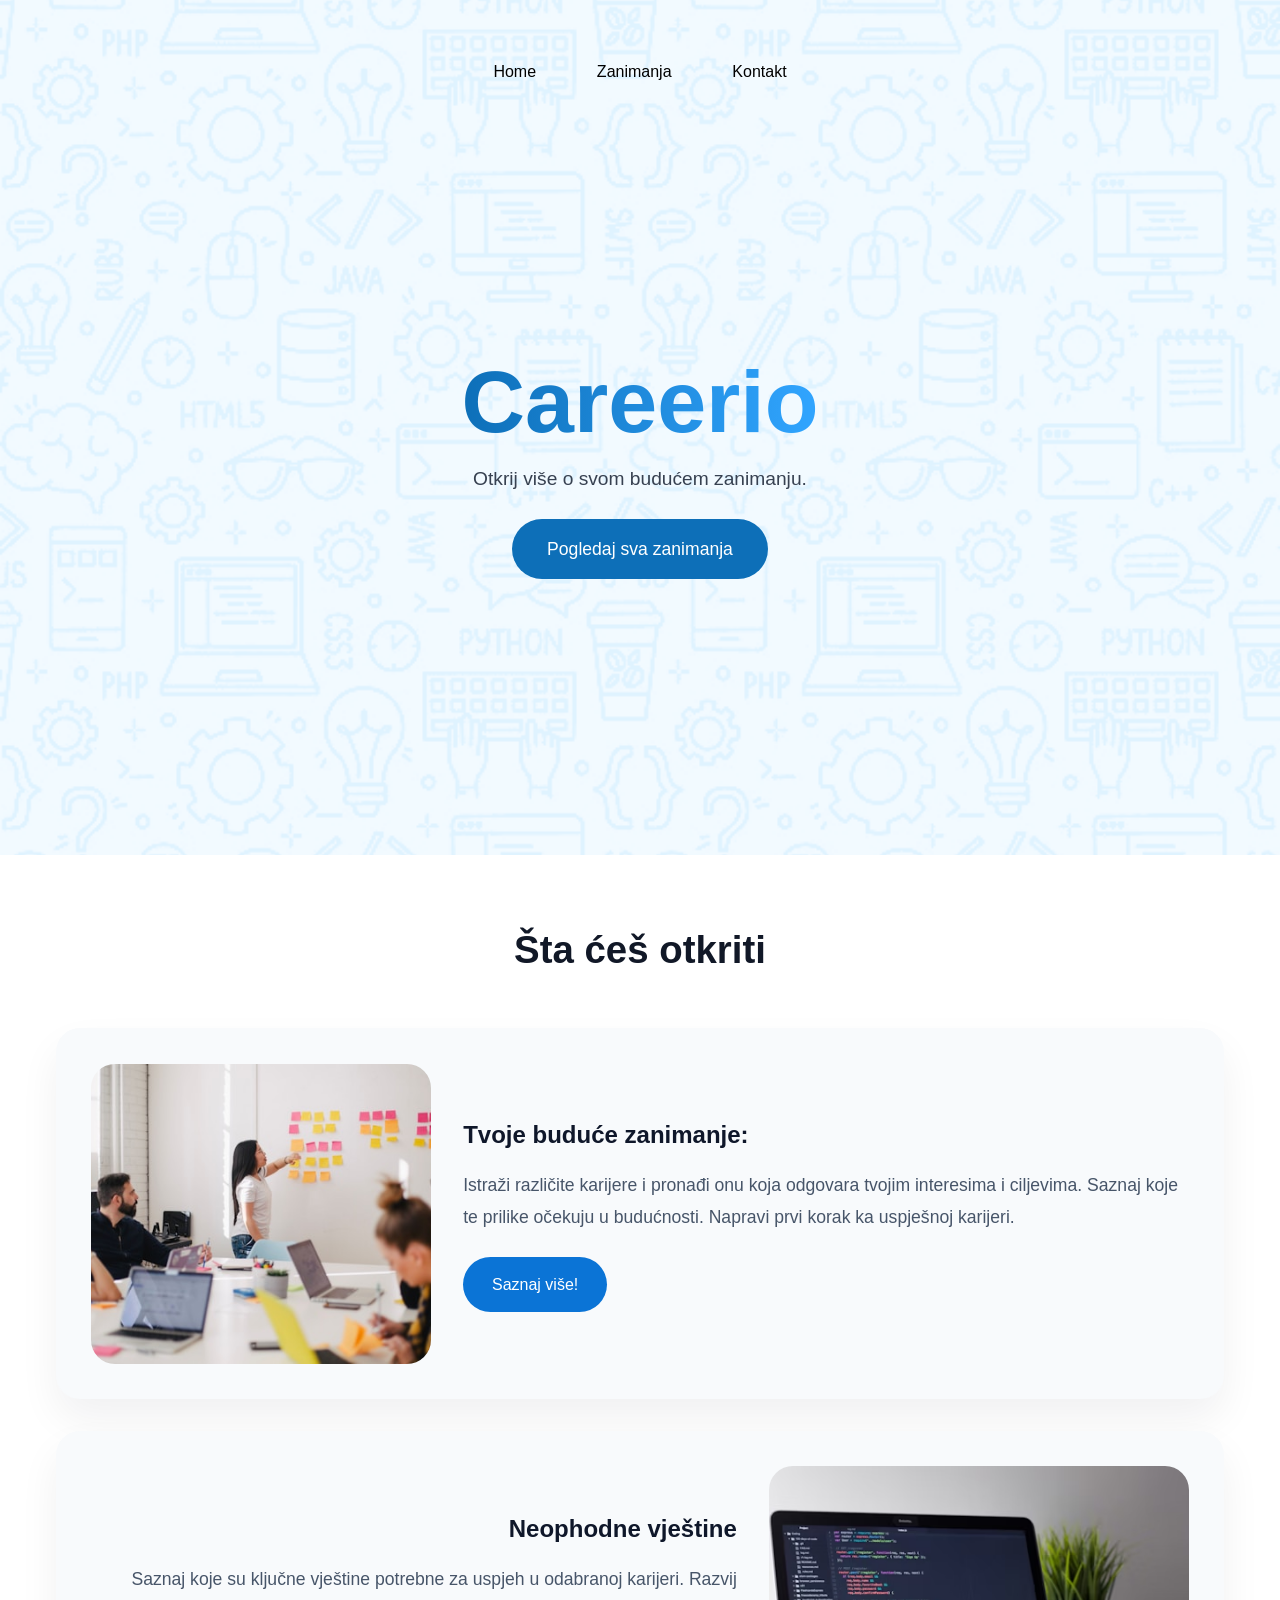
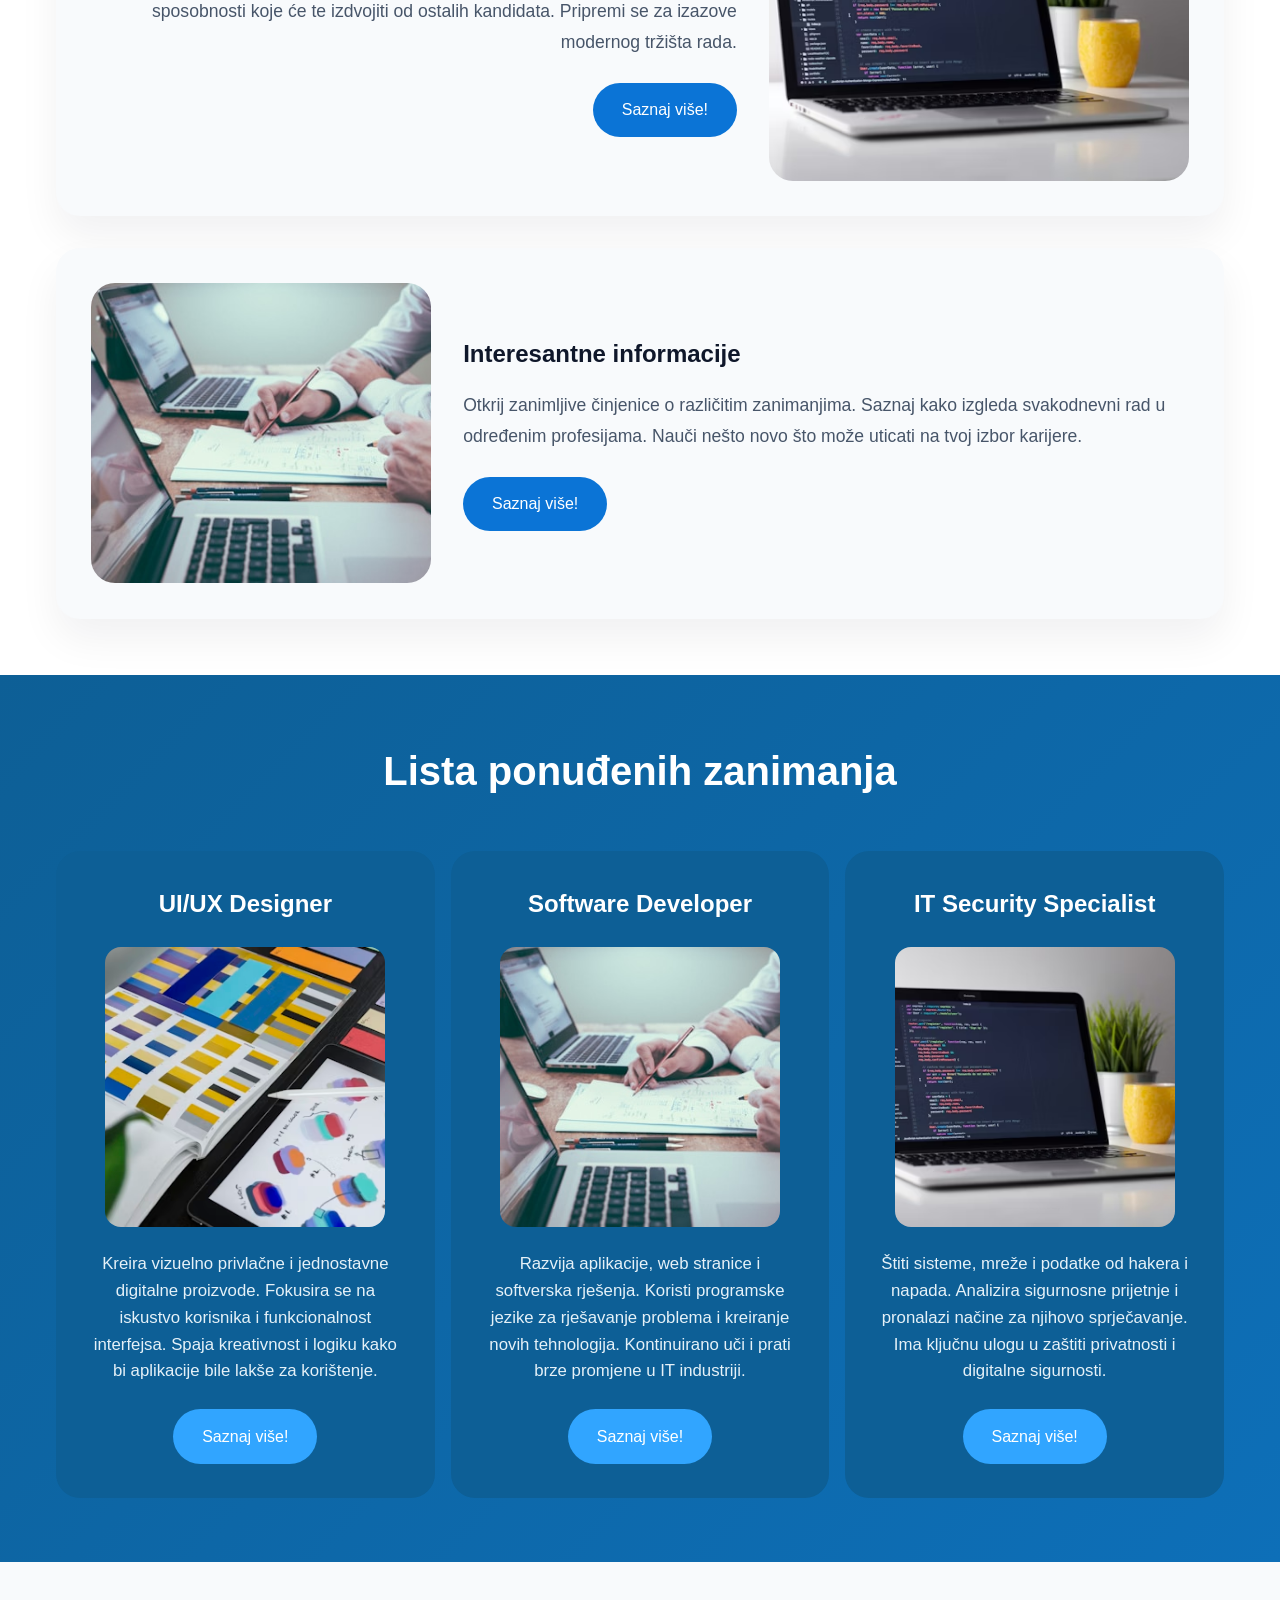
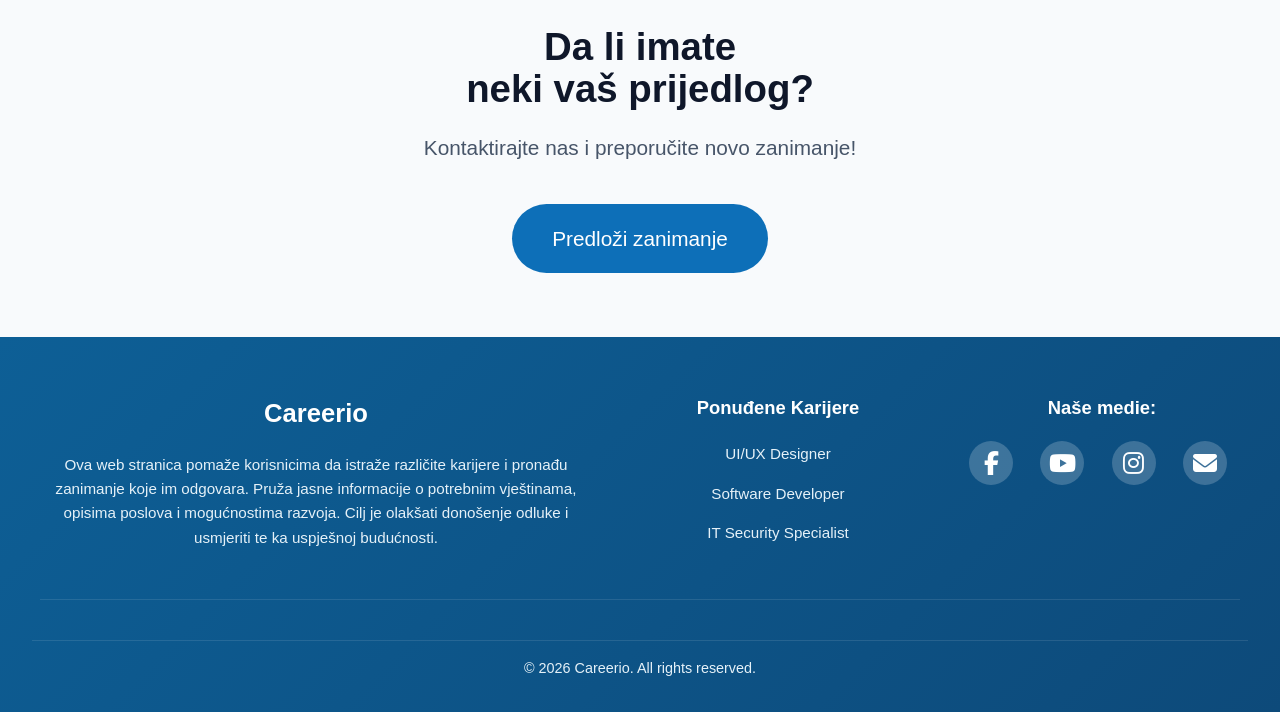
<file: index.html>
<!DOCTYPE html>
<html lang="en">
<head>
    <meta charset="UTF-8">
    <meta name="viewport" content="width=device-width, initial-scale=1.0">
    <title>Careerio</title>
    <link rel="stylesheet" href="style.css">
    <link rel="stylesheet" href="https://cdnjs.cloudflare.com/ajax/libs/font-awesome/6.4.0/css/all.min.css">

</head>

<body>
    <header>
        <nav>
            <a href="index.html">Home</a>
            <a href="zanimanja.html">Zanimanja</a>
            <a href="kontakt.html">Kontakt</a>
        </nav>
        <div class="hero">
            <h1 id="home-hero-h1">Careerio</h1>
            <p>Otkrij više o svom budućem zanimanju.</p>
            <a class="hero-btn" href="zanimanja.html">Pogledaj sva zanimanja</a>
        </div>
    </header>

    <section class="info-section">
        <div class="section-wrapper">
            <h2>Šta ćeš otkriti</h2>
            <div class="info-grid">
                <article class="info-card info-card-left">
                    <div class="info-image">
                        <img src="assets/photo-1552664730-d307ca884978 (1).jpeg" alt="Tvoje buduće zanimanje">
                    </div>
                    <div class="info-copy">
                        <h3>Tvoje buduće zanimanje:</h3>
                        <p>Istraži različite karijere i pronađi onu koja odgovara tvojim interesima i ciljevima. Saznaj koje te prilike očekuju u budućnosti. Napravi prvi korak ka uspješnoj karijeri.</p>
                        <a class="info-btn" href="zanimanja.html">Saznaj više!</a>
                    </div>
                </article>
                <article class="info-card info-card-right">
                    <div class="info-copy">
                        <h3>Neophodne vještine</h3>
                        <p>Saznaj koje su ključne vještine potrebne za uspjeh u odabranoj karijeri. Razvij sposobnosti koje će te izdvojiti od ostalih kandidata. Pripremi se za izazove modernog tržišta rada.</p>
                        <a class="info-btn" href="zanimanja.html">Saznaj više!</a>
                    </div>
                    <div class="info-image">
                        <img src="assets/photo2.avif" alt="Neophodne vještine">
                    </div>
                </article>
                <article class="info-card info-card-left">
                    <div class="info-image">
                        <img src="assets/photo3.jpeg" alt="Interesantne informacije">
                    </div>
                    <div class="info-copy">
                        <h3>Interesantne informacije</h3>
                        <p>Otkrij zanimljive činjenice o različitim zanimanjima. Saznaj kako izgleda svakodnevni rad u određenim profesijama. Nauči nešto novo što može uticati na tvoj izbor karijere.</p>
                        <a class="info-btn" href="zanimanja.html">Saznaj više!</a>
                    </div>
                </article>
            </div>
        </div>
    </section>

    <section class="careers-section">
        <div class="section-wrapper">
            <h2>Lista ponuđenih zanimanja</h2>
            <div class="careers-grid">
                <article class="career-card">
                    <h3>UI/UX Designer</h3>
                    <div class="career-image">
                        <img src="assets/photo4.avif" alt="UI/UX Designer">
                    </div>
                    <p>Kreira vizuelno privlačne i jednostavne digitalne proizvode. Fokusira se na iskustvo korisnika i funkcionalnost interfejsa. Spaja kreativnost i logiku kako bi aplikacije bile lakše za korištenje.</p>
                    <a class="career-btn" href="zanimanje-uiux-designer.html">Saznaj više!</a>
                </article>

                <article class="career-card">
                    <h3>Software Developer</h3>
                    <div class="career-image">
                        <img src="assets/photo3.jpeg" alt="IT Security">
                    </div>
                    <p>Razvija aplikacije, web stranice i softverska rješenja. Koristi programske jezike za rješavanje problema i kreiranje novih tehnologija. Kontinuirano uči i prati brze promjene u IT industriji.</p>
                    <a class="career-btn" href="zanimanje-software-developer.html">Saznaj više!</a>
                </article>

                <article class="career-card">
                    <h3>IT Security Specialist</h3>
                    <div class="career-image">
                        <img src="assets/photo2.avif" alt="Software Developer">
                    </div>
                    <p>Štiti sisteme, mreže i podatke od hakera i napada. Analizira sigurnosne prijetnje i pronalazi načine za njihovo sprječavanje. Ima ključnu ulogu u zaštiti privatnosti i digitalne sigurnosti.</p>
                    <a class="career-btn" href="zanimanje-it-security-specialist.html">Saznaj više!</a>
                </article>
            </div>
        </div>
    </section>

    <section class="cta-section">
        <div class="cta-content">
            <h2>Da li imate <br>neki vaš prijedlog?</h2>
            <p>Kontaktirajte nas i preporučite novo zanimanje!</p>
            <a class="cta-btn" href="zanimanja.html">Predloži zanimanje</a>
        </div>
    </section>

    <footer class="main-footer">
        <div class="footer-container">
            <div class="footer-brand">
                <h3>Careerio</h3>
                <p>Ova web stranica pomaže korisnicima da istraže različite karijere i pronađu zanimanje koje im odgovara. Pruža jasne informacije o potrebnim vještinama, opisima poslova i mogućnostima razvoja. Cilj je olakšati donošenje odluke i usmjeriti te ka uspješnoj budućnosti.</p>
            </div>
            <div class="footer-careers">
                <h4>Ponuđene Karijere</h4>
                <ul>
                    <li><a href="zanimanje-uiux-designer.html">UI/UX Designer</a></li>
                    <li><a href="zanimanje-software-developer.html">Software Developer</a></li>
                    <li><a href="zanimanje-it-security-specialist.html">IT Security Specialist</a></li>
                </ul>
            </div>
            <div class="footer-social">
                <h4>Naše medie:</h4>
                <div class="social-icons">
                    <a href="https://www.facebook.com" target="_blank" class="social-icon social-facebook" aria-label="Facebook" title="Facebook"><i class="fab fa-facebook-f"></i></a>
                    <a href="https://www.youtube.com" target="_blank" class="social-icon social-youtube" aria-label="YouTube" title="YouTube"><i class="fab fa-youtube"></i></a>
                    <a href="https://www.instagram.com" target="_blank" class="social-icon social-instagram" aria-label="Instagram" title="Instagram"><i class="fab fa-instagram"></i></a>
                    <a href="https://www.gmail.com" target="_blank" class="social-icon social-gmail" aria-label="Gmail" title="Gmail"><i class="fas fa-envelope"></i></a>
                </div>
            </div>
        </div>
        <div class="footer-bottom">
            <p>&copy; 2026 Careerio. All rights reserved.</p>
        </div>
    </footer>
</body>
</html>
</file>
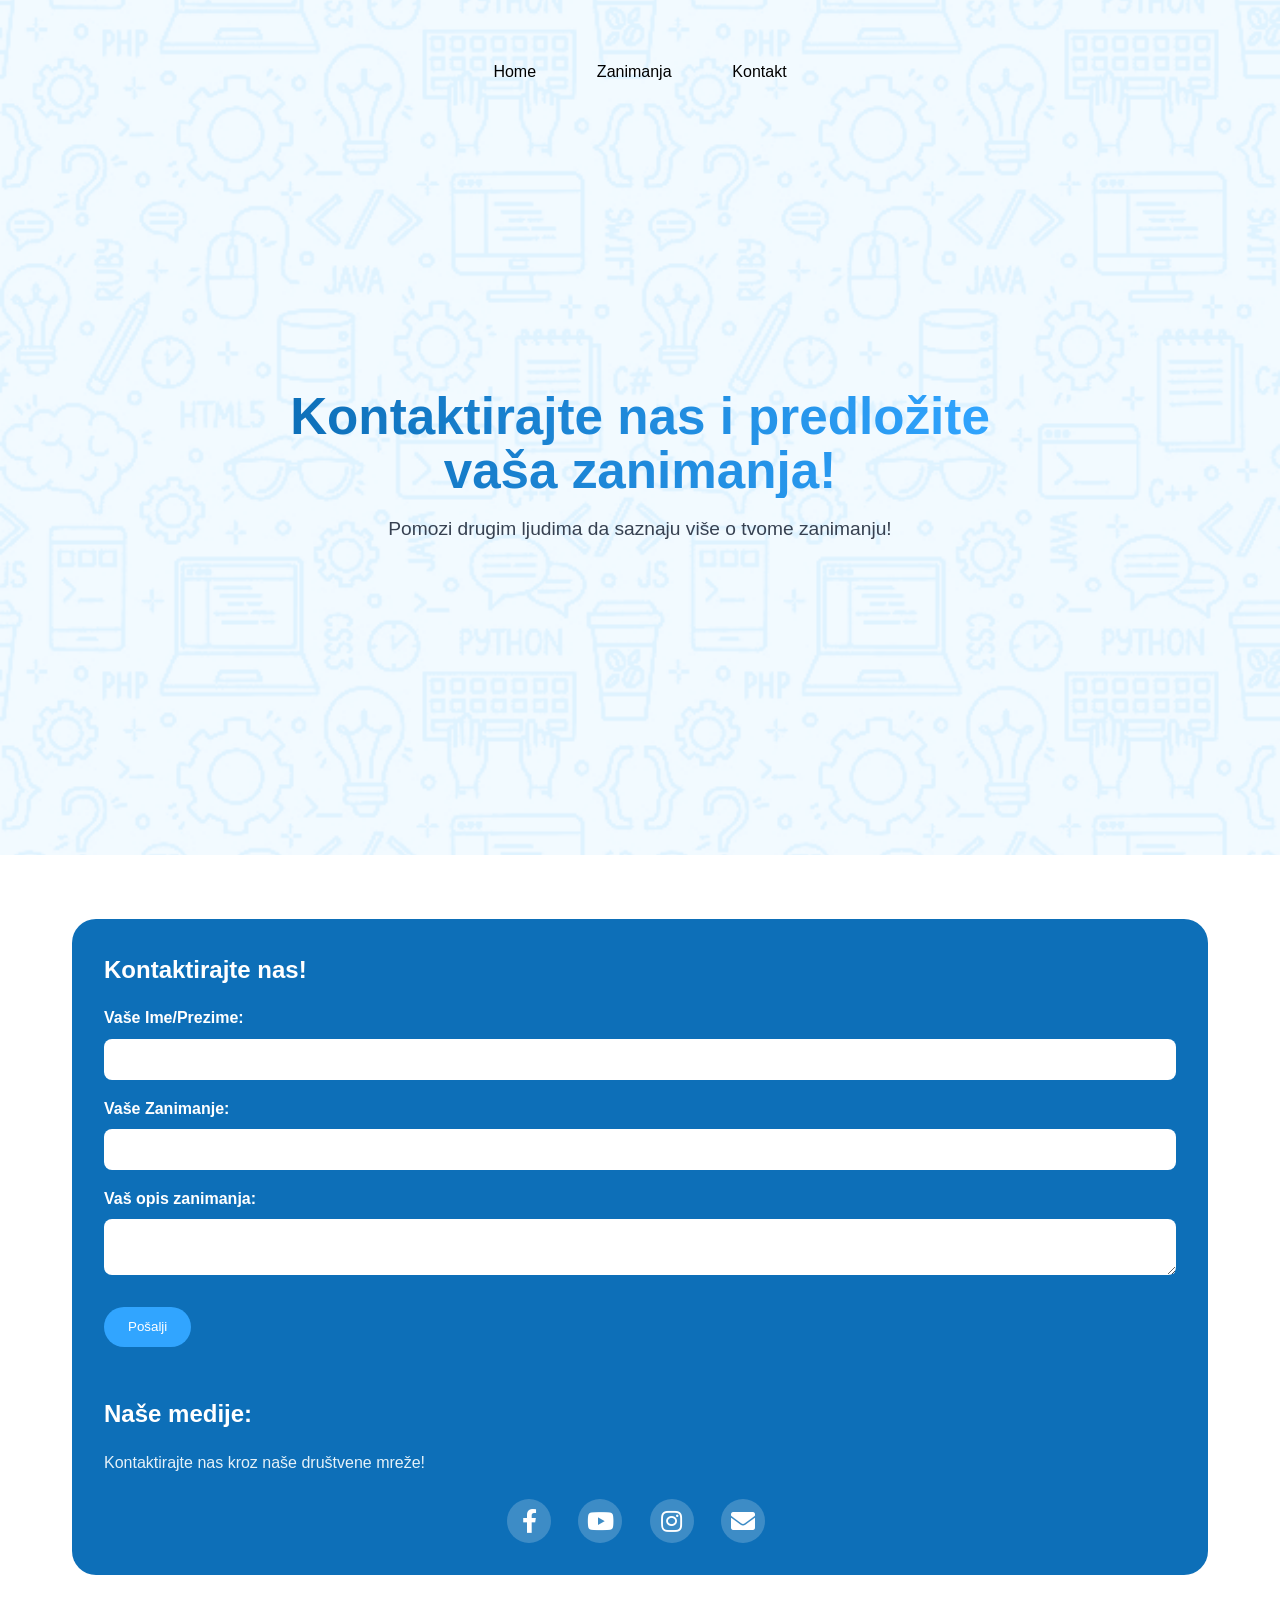
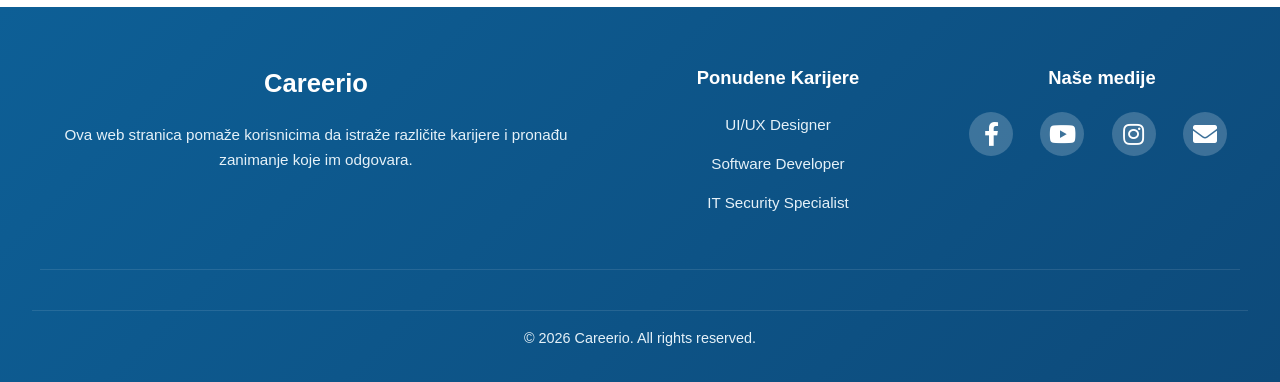
<file: kontakt.html>
<!DOCTYPE html>
<html lang="sr">
<head>
    <meta charset="UTF-8">
    <meta name="viewport" content="width=device-width, initial-scale=1.0">
    <title>Careerio - Kontakt</title>
    <link rel="stylesheet" href="style.css">
    <!-- Font Awesome za ikonice -->
    <link rel="stylesheet" href="https://cdnjs.cloudflare.com/ajax/libs/font-awesome/5.15.4/css/all.min.css">
</head>
<body>

<header>
    <nav>
        <a href="index.html">Home</a>
        <a href="zanimanja.html">Zanimanja</a>
        <a href="kontakt.html">Kontakt</a>
    </nav>

    <div class="hero">
        <h1>Kontaktirajte nas i predložite vaša zanimanja!</h1>
        <p>Pomozi drugim ljudima da saznaju više o tvome zanimanju!</p>
    </div>
</header>

<main>
    <section class="section-wrapper">
        <div class="contact-box">
            <div class="contact-form">
                <h2>Kontaktirajte nas!</h2>
                <form>
                    <label for="ime">Vaše Ime/Prezime:</label>
                    <input type="text" id="ime" name="ime">

                    <label for="zanimanje">Vaše Zanimanje:</label>
                    <input type="text" id="zanimanje" name="zanimanje">

                    <label for="opis">Vaš opis zanimanja:</label>
                    <textarea id="opis" name="opis"></textarea>

                    <button type="submit">Pošalji</button>
                </form>
            </div>

            <div class="contact-social">
                <h2>Naše medije:</h2>
                <p>Kontaktirajte nas kroz naše društvene mreže!</p>
                <div class="social-icons">
                    <a href="#" class="social-icon social-facebook"><i class="fab fa-facebook-f"></i></a>
                    <a href="#" class="social-icon social-youtube"><i class="fab fa-youtube"></i></a>
                    <a href="#" class="social-icon social-instagram"><i class="fab fa-instagram"></i></a>
                    <a href="#" class="social-icon social-gmail"><i class="fas fa-envelope"></i></a>
                </div>
            </div>
        </div>
    </section>
</main>

<footer class="main-footer">
    <div class="footer-container">
        <div class="footer-brand">
            <h3>Careerio</h3>
            <p>Ova web stranica pomaže korisnicima da istraže različite karijere i pronađu zanimanje koje im odgovara.</p>
        </div>
        <div class="footer-careers">
            <h4>Ponudene Karijere</h4>
                <ul>
                    <li><a href="zanimanje-uiux-designer.html">UI/UX Designer</a></li>
                    <li><a href="zanimanje-software-developer.html">Software Developer</a></li>
                    <li><a href="zanimanje-it-security-specialist.html">IT Security Specialist</a></li>
                </ul>
        </div>
        <div class="footer-social">
            <h4>Naše medije</h4>
            <div class="social-icons">
                <a href="#" class="social-icon social-facebook"><i class="fab fa-facebook-f"></i></a>
                <a href="#" class="social-icon social-youtube"><i class="fab fa-youtube"></i></a>
                <a href="#" class="social-icon social-instagram"><i class="fab fa-instagram"></i></a>
                <a href="#" class="social-icon social-gmail"><i class="fas fa-envelope"></i></a>
            </div>
        </div>
    </div>
    <div class="footer-bottom">
        © 2026 Careerio. All rights reserved.
    </div>
</footer>

</body>
</html>
</file>
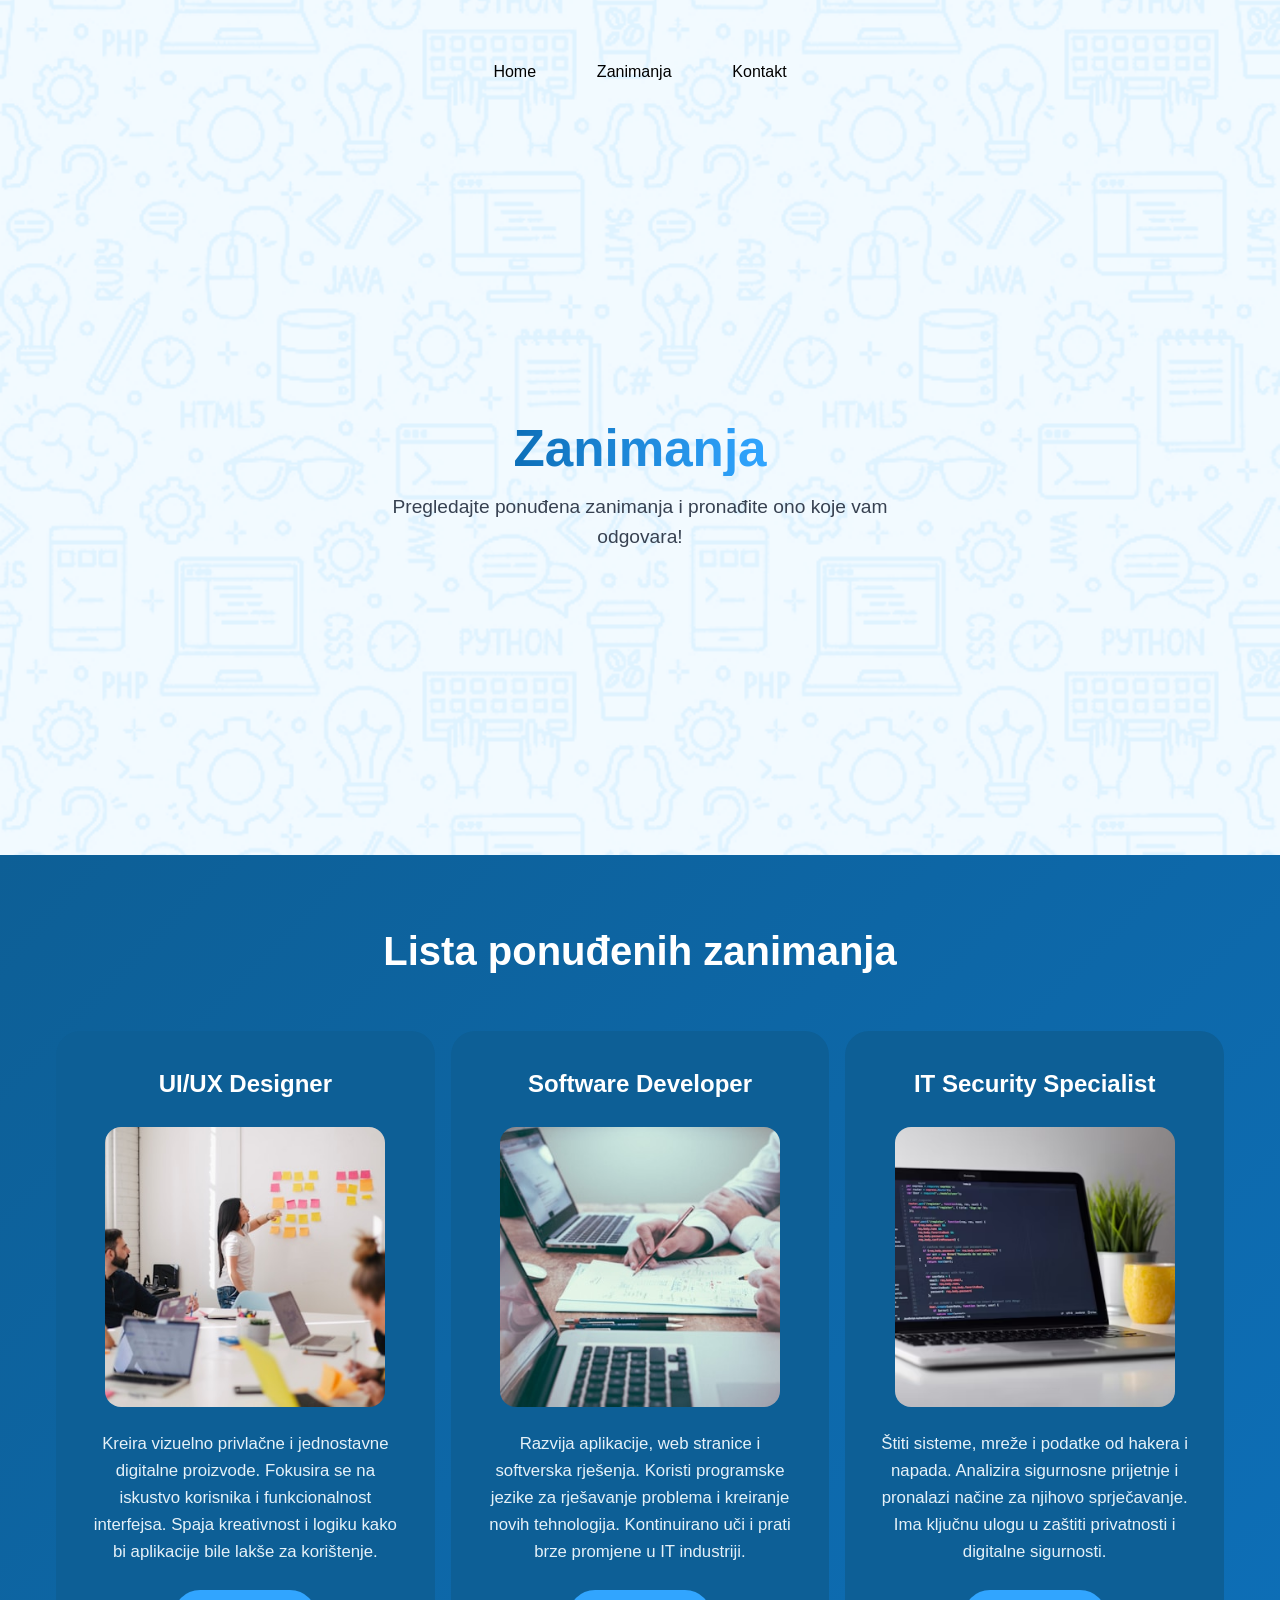
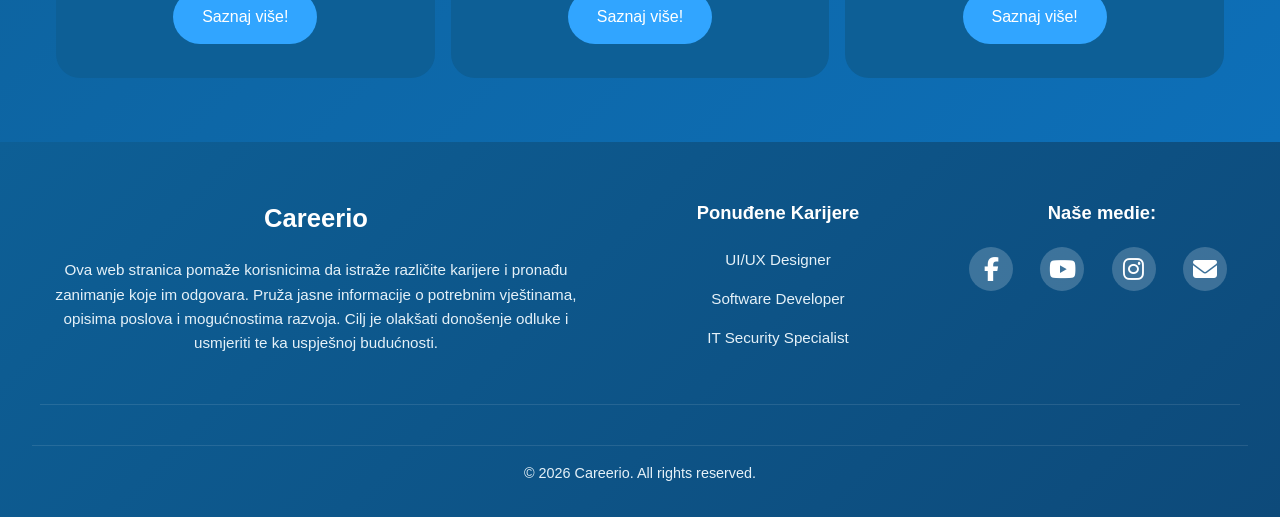
<file: zanimanja.html>
<!DOCTYPE html>
<html lang="en">
<head>
    <meta charset="UTF-8">
    <meta name="viewport" content="width=device-width, initial-scale=1.0">
    <title>Careerio - Zanimanja</title>
    <link rel="stylesheet" href="style.css">
    <link rel="stylesheet" href="https://cdnjs.cloudflare.com/ajax/libs/font-awesome/6.4.0/css/all.min.css">
</head>
<body>
    <header class="zanimanja-header">
        <nav>
            <a href="index.html">Home</a>
            <a href="zanimanja.html">Zanimanja</a>
            <a href="kontakt.html">Kontakt</a>
        </nav>
        <div id="banner">
            <h1 class="career-name"></h1>
            <h2 class="career-desc"></h2>
        </div>

         <div class="hero hero-small">
            <h1>Zanimanja</h1>
            <p>Pregledajte ponuđena zanimanja i pronađite ono koje vam odgovara!</p>
        </div>
    </header>

    <section class="careers-section">
        <div class="section-wrapper">
            <h2>Lista ponuđenih zanimanja</h2>
            <div class="careers-grid">
                <article class="career-card">
                    <h3>UI/UX Designer</h3>
                    <div class="career-image">
                        <img src="assets/photo-1552664730-d307ca884978 (1).jpeg" alt="UI/UX Designer">
                    </div>
                    <p>Kreira vizuelno privlačne i jednostavne digitalne proizvode. Fokusira se na iskustvo korisnika i funkcionalnost interfejsa. Spaja kreativnost i logiku kako bi aplikacije bile lakše za korištenje.</p>
                    <a class="career-btn" href="zanimanje-uiux-designer.html">Saznaj više!</a>
                </article>

                <article class="career-card">
                    <h3>Software Developer</h3>
                    <div class="career-image">
                        <img src="assets/photo3.jpeg" alt="IT Security">
                    </div>
                    <p>Razvija aplikacije, web stranice i softverska rješenja. Koristi programske jezike za rješavanje problema i kreiranje novih tehnologija. Kontinuirano uči i prati brze promjene u IT industriji.</p>
                    <a class="career-btn" href="zanimanje-software-developer.html">Saznaj više!</a>
                </article>

                <article class="career-card">
                    <h3>IT Security Specialist</h3>
                    <div class="career-image">
                        <img src="assets/photo2.avif" alt="Software Developer">
                    </div>
                    <p>Štiti sisteme, mreže i podatke od hakera i napada. Analizira sigurnosne prijetnje i pronalazi načine za njihovo sprječavanje. Ima ključnu ulogu u zaštiti privatnosti i digitalne sigurnosti.</p>
                    <a class="career-btn" href="zanimanje-it-security-specialist.html">Saznaj više!</a>
                </article>
            </div>
        </div>
    </section>



    <footer class="main-footer">
        <div class="footer-container">
            <div class="footer-brand">
                <h3>Careerio</h3>
                <p>Ova web stranica pomaže korisnicima da istraže različite karijere i pronađu zanimanje koje im odgovara. Pruža jasne informacije o potrebnim vještinama, opisima poslova i mogućnostima razvoja. Cilj je olakšati donošenje odluke i usmjeriti te ka uspješnoj budućnosti.</p>
            </div>
            <div class="footer-careers">
                <h4>Ponuđene Karijere</h4>
                <ul>
                    <li><a href="zanimanje-uiux-designer.html">UI/UX Designer</a></li>
                    <li><a href="zanimanje-software-developer.html">Software Developer</a></li>
                    <li><a href="zanimanje-it-security-specialist.html">IT Security Specialist</a></li>
                </ul>
            </div>
            <div class="footer-social">
                <h4>Naše medie:</h4>
                <div class="social-icons">
                    <a href="https://www.facebook.com" target="_blank" class="social-icon social-facebook" aria-label="Facebook" title="Facebook"><i class="fab fa-facebook-f"></i></a>
                    <a href="https://www.youtube.com" target="_blank" class="social-icon social-youtube" aria-label="YouTube" title="YouTube"><i class="fab fa-youtube"></i></a>
                    <a href="https://www.instagram.com" target="_blank" class="social-icon social-instagram" aria-label="Instagram" title="Instagram"><i class="fab fa-instagram"></i></a>
                    <a href="https://www.gmail.com" target="_blank" class="social-icon social-gmail" aria-label="Gmail" title="Gmail"><i class="fas fa-envelope"></i></a>
                </div>
            </div>
        </div>
        <div class="footer-bottom">
            <p>&copy; 2026 Careerio. All rights reserved.</p>
        </div>
    </footer>
</body>
</html>
</file>
<file: style.css>
* {
    margin: 0;
    padding: 0;
    box-sizing: border-box;
}

body {
    font-family: Inter, sans-serif;
    line-height: 1.6;
    background-color: white;
    color: black;
}

header {
    background-image: url("assets/hero-background-pattern.png"); 
    background-size: cover;
    background-position: center;
    background-repeat: no-repeat;
    min-height: 100vh;
    display: flex;
    flex-direction: column;
    align-items: center;
    justify-content: flex-start;
    gap: 1.5rem;
    padding: 1.5rem 1rem 2rem;
    text-align: center;
    color: #10253f;
}

nav {
    width: 100%;
    max-width: 1200px;
    padding: 0.5rem 1rem;
    border-radius: 30px;
    color: black;
    display: flex;
    justify-content: center;
    gap: 0.5rem;
}

nav a {
    color: black;
    text-decoration: none;
    padding: 0.5rem 0.75rem;
    border-radius: 30px;
    transition: background-color 0.3s ease, color 0.3s ease, padding 0.3s ease;
    font-size: 0.9rem;
}

nav a:hover {
    background-color: #0a5ea0;
    padding: 0.5rem 1.25rem;
    color: white;
}

.hero {
    flex: 1;
    display: flex;
    flex-direction: column;
    justify-content: center;
    align-items: center;
    width: 100%;
    max-width: 720px;
}

.hero h1 {
    font-size: clamp(2rem, 8vw, 3.5rem);
    margin-bottom: 1rem;
    line-height: 1.05;
    font-weight: 700;
    background: linear-gradient(90deg, #0d6fb8 0%, #31a5ff 100%);
    -webkit-background-clip: text;
    -webkit-text-fill-color: transparent;
    background-clip: text;
    color: transparent;
}

#home-hero-h1 {
    font-size: clamp(3rem, 10vw, 5.5rem);
}


.hero p {
    margin: 0 auto;
    max-width: 560px;
    color: #374151;
    font-size: 1rem;
}

.hero-btn {
    display: inline-block;
    margin-top: 1.5rem;
    padding: 0.8rem 1.5rem;
    background-color: #0d6fb8;
    color: white;
    border-radius: 999px;
    text-decoration: none;
    transition: background 0.25s ease, transform 0.2s ease;
    font-size: 0.95rem;
    flex-grow: 0;
    flex-shrink: 1;
}

.hero-btn:hover {
    background-color: #0a5ea0;
    transform: translateY(-2px);
}

main {
    max-width: 1200px;
    margin: 0 auto;
    padding: 2rem 1rem;
    background-color: white;
}

.section-wrapper {
    display: flex;
    flex-direction: column;
    justify-items: center;
    max-width: 1200px;
    margin: 0 auto;
    padding: 0 1rem;
}

.info-section h2 {
    font-size: clamp(2rem, 3vw, 2.75rem);
    text-align: center;
    margin-bottom: 3rem;
    color: #111827;
}

.info-grid {
    display: grid;
    gap: 2rem;
}

.info-card {
    display: grid;
    grid-template-columns: 1fr;
    align-items: center;
    gap: 2rem;
    padding: 2rem;
    background-color: #f8fafc;
    border-radius: 24px;
    box-shadow: 0 20px 40px rgba(15, 23, 42, 0.06);
    overflow: hidden;
    transition: transform 0.3s ease, box-shadow 0.3s ease;
}

.info-card:hover {
    transform: translateY(-8px);
    box-shadow: 0 30px 60px rgba(15, 23, 42, 0.12);
}

.info-card-left {
    grid-template-areas:
        "image"
        "copy";
}

.info-card-right {
    grid-template-areas:
        "copy"
        "image";
    grid-template-rows: auto 1fr;
}

.info-card .info-image,
.info-card .info-copy {
    width: 100%;
}

.info-card .info-image {
    grid-area: image;
    aspect-ratio: 4 / 3;
    max-width: 420px;
    min-height: 240px;
    width: 100%;
    border-radius: 24px;
    background-color: #0d6fb8;
    position: relative;
    overflow: hidden;
    display: flex;
    align-items: center;
    justify-content: center;
}

.info-card .info-image img {
    width: 100%;
    height: 100%;
    object-fit: cover;
    display: block;
}

.info-card .info-copy {
    grid-area: copy;
}

.info-card h3 {
    margin-bottom: 1rem;
    font-size: 1.35rem;
    color: #0f172a;
}

.info-card p {
    margin-bottom: 1.5rem;
    color: #475569;
    line-height: 1.8;
}

.info-btn {
    display: inline-block;
    padding: 0.9rem 1.8rem;
    background-color: #0b74d6;
    color: white;
    border-radius: 999px;
    text-decoration: none;
    transition: transform 0.2s ease, background-color 0.2s ease;
}

.info-btn:hover {
    background-color: #0a63b2;
    transform: translateY(-2px);
}

footer {
    background-color: #ffffff;
    color: black;
    text-align: center;
    padding: 1rem;
}

.careers-section {
    background: linear-gradient(135deg, #0d5f96 0%, #0d6fb8 100%);
    padding: 5rem 1rem;
}

.careers-section h2 {
    color: white;
    font-size: clamp(1.8rem, 4vw, 2.5rem);
    text-align: center;
    margin-bottom: 2.5rem;
}

.careers-grid {
    display: grid;
    grid-template-columns: 1fr;
    gap: 1.5rem;
    max-width: 1200px;
    margin: 0 auto;
}

.career-card {
    background-color: #0d5f96;
    border-radius: 24px;
    padding: 2rem;
    display: flex;
    flex-direction: column;
    align-items: center;
    text-align: center;
    color: white;
    border: 2px solid transparent;
    transition: transform 0.3s ease, border-color 0.3s ease;
}
.career-card:hover {
    transform: translateY(-8px);
    border-color: #31a5ff;
}
.career-card h3 {
    font-size: 1.5rem;
    margin-bottom: 1.5rem;
    color: white;
}
.career-image {
    width: 100%;
    max-width: 280px;
    aspect-ratio: 1 / 1;
    border-radius: 16px;
    overflow: hidden;
    margin-bottom: 1.5rem;
    background-color: #0a4a7a;
    display: flex;
    align-items: center;
    justify-content: center;
}
.career-image img {
    width: 100%;
    height: 100%;
    object-fit: cover;
    display: block;
}
.career-card p {
    margin-bottom: 1.5rem;
    color: #e5f1f8;
    line-height: 1.6;
    font-size: 0.95rem;
}
.career-btn {
    display: inline-block;
    padding: 0.85rem 1.8rem;
    background-color: #31a5ff;
    color: white;
    border-radius: 999px;
    text-decoration: none;
    transition: background-color 0.2s ease, transform 0.2s ease;
    margin-top: auto;
}
.career-btn:hover {
    background-color: #1a8fd9;
    transform: translateY(-2px);
}
.cta-section {
    background-color: #f8fafc;
    padding: 3rem 1rem;
    text-align: center;
}
.cta-content {
    max-width: 800px;
    margin: 0 auto;
}
.cta-content h2 {
    font-size: clamp(1.8rem, 4vw, 2.5rem);
    color: #0f172a;
    margin-bottom: 1rem;
    line-height: 1.1;
}
.cta-content p {
    font-size: clamp(1rem, 2vw, 1.2rem);
    color: #475569;
    margin-bottom: 2rem;
}

.cta-btn {
    display: inline-block;
    padding: 1rem 2rem;
    background-color: #0d6fb8;
    color: white;
    border-radius: 999px;
    text-decoration: none;
    font-weight: 500;
    transition: background-color 0.3s ease, transform 0.3s ease;
    font-size: clamp(1rem, 2vw, 1.2rem);
}

.cta-btn:hover {
    background-color: #0a5ea0;
    transform: translateY(-3px);
}

.main-footer {
    background: linear-gradient(135deg, #0d5f96 0%, #0d4a7a 100%);
    color: white;
    padding: 2.5rem 1rem 1rem;
}
.footer-container {
    max-width: 1200px;
    margin: 0 auto;
    display: grid;
    grid-template-columns: 1fr;
    gap: 2rem;
    margin-bottom: 2rem;
    padding-bottom: 2rem;
    border-bottom: 1px solid rgba(255, 255, 255, 0.1);
}
.footer-brand h3 {
    font-size: clamp(1.3rem, 3vw, 1.5rem);
    margin-bottom: 1rem;
}
.footer-brand p {
    font-size: clamp(0.85rem, 2vw, 0.9rem);
    line-height: 1.6;
    color: #e5f1f8;
}
.footer-careers h4,
.footer-social h4 {
    font-size: clamp(1rem, 2.5vw, 1.1rem);
    margin-bottom: 1rem;
    color: white;
}
.footer-careers ul {
    list-style: none;
    padding: 0;
}
.footer-careers li {
    margin-bottom: 0.75rem;
}
.footer-careers a {
    color: #e5f1f8;
    text-decoration: none;
    transition: color 0.3s ease;
    font-size: clamp(0.85rem, 2vw, 0.9rem);
}
.footer-careers a:hover {
    color: #31a5ff;
}
.social-icons {
    display: flex;
    gap: 1rem;
}
.social-icon {
    width: 44px;
    height: 44px;
    background-color: rgba(255, 255, 255, 0.2);
    border-radius: 50%;
    display: flex;
    align-items: center;
    justify-content: center;
    text-decoration: none;
    transition: background-color 0.3s ease, transform 0.3s ease;
    color: white;
    font-weight: bold;
    font-size: 1.2rem;
}
.social-icon i {
    font-size: 1.4rem;
}
.social-icon:hover {
    background-color: #31a5ff;
    transform: translateY(-4px);
}
.social-facebook:hover {
    background-color: #1877f2;
}
.social-youtube:hover {
    background-color: #ff0000;
}
.social-instagram:hover {
    background: linear-gradient(45deg, #f09433 0%, #e6683c 25%, #dc2743 50%, #cc2366 75%, #bc1888 100%);
}
.social-gmail:hover {
    background-color: #ea4335;
}
.footer-bottom {
    text-align: center;
    padding-top: 1rem;
    border-top: 1px solid rgba(255, 255, 255, 0.1);
    color: #e5f1f8;
    font-size: clamp(0.8rem, 2vw, 0.9rem);
}

.skills-zone {
    background: #ffffff;
    padding: 80px 20px;
}

.skills-title {
    text-align: center;
    color:#0d6fb8;
    font-size: 38px;
    margin-bottom: 60px;
}

.skills-wrapper {
    max-width: 1100px;
    margin: auto;
    display: grid;
    grid-template-columns: repeat(2, 1fr);
    gap: 30px;
}

.skill-box {
    background: #0b4f6c;
    border-radius: 18px;
    padding: 25px;
    display: flex;
    align-items: center;
    gap: 20px;
    transition: all 0.3s ease;
}

.skill-box:hover {
    transform: translateY(-10px);
    background: #083e55;
}

.skill-icon {
    width: 65px;
    height: 65px;
    background: #2da8e0;
    border-radius: 16px;
    display: flex;
    align-items: center;
    justify-content: center;
    font-size: 24px;
    color: white;
    flex-shrink: 0;
    transition: 0.3s;
}

.skill-box:hover .skill-icon {
    transform: scale(1.15) rotate(8deg);
}

.skill-content h3 {
    color: white;
    margin-bottom: 6px;
    font-size: 18px;
}

.skill-content p {
    color: #cfe8f3;
    font-size: 14px;
    line-height: 1.5;
}

.bluegrid {
    display: flex;
    flex-direction: column;
    gap: 1.5rem;
    max-width: 1200px;
    margin: 0 auto;
    padding: 2rem 1rem;
}

.bluecard {
    display: flex;
    align-items: center;
    gap: 1.5rem;
    padding: 1.5rem;
    background-color: #f8fafc;
    border-radius: 16px;
    box-shadow: 0 8px 20px rgba(15, 23, 42, 0.08);
    transition: transform 0.3s ease, box-shadow 0.3s ease;
}

.bluecard:hover {
    transform: translateY(-6px);
    box-shadow: 0 14px 28px rgba(15, 23, 42, 0.15);
}

.blueicon {
    flex-shrink: 0;
    width: 80px;
    height: 80px;
    border-radius: 12px;
    background-color: #31a5ff;
    display: flex;
    align-items: center;
    justify-content: center;
    transition: background-color 0.3s ease, transform 0.3s ease;
    font-size: 28px;
    color: white;
}

.bluecard:hover .blueicon {
    background-color: #0d6fb8;
    transform: scale(1.1) rotate(5deg);
}

.bluetext {
    flex: 1;
}

.bluetext h3 {
    margin-bottom: 0.5rem;
    font-size: 1.2rem;
    color: #0f172a;
}

.bluetext p {
    margin: 0;
    color: #475569;
    line-height: 1.6;
    font-size: 0.95rem;
}

.contact-box {
    display: flex;
    gap: 2rem;
    background-color: #0d6fb8;
    border-radius: 24px;
    padding: 2rem;
    color: white;
    margin-top: 2rem;
}

.contact-form {
    flex: 1;
}

.contact-form h2 {
    margin-bottom: 1rem;
    color: white;
}

.contact-form label {
    display: block;
    margin-top: 1rem;
    font-weight: 600;
}

.contact-form input,
.contact-form textarea {
    width: 100%;
    padding: 0.8rem;
    border-radius: 8px;
    border: none;
    margin-top: 0.5rem;
    transition: background-color 0.3s ease, outline 0.3s ease;
}

.contact-form input:hover,
.contact-form textarea:hover {
    background-color: #e9eff7;
}

.contact-form input:focus,
.contact-form textarea:focus {
    outline: 2px solid #31a5ff;
    background-color: #f0f8ff;
}

.contact-form button {
    margin-top: 1.5rem;
    padding: 0.8rem 1.5rem;
    background-color: #31a5ff;
    color: white;
    border: none;
    border-radius: 999px;
    cursor: pointer;
    transition: background-color 0.3s ease, transform 0.2s ease;
}

.contact-form button:hover {
    background-color: #1a8fd9;
    transform: translateY(-3px);
}

.contact-social {
    flex: 1;
}

.contact-social h2 {
    margin-bottom: 1rem;
    color: white;
}

.contact-social p {
    margin-bottom: 1.5rem;
    color: #e5f1f8;
}

.social-icons a {
    width: 44px;
    height: 44px;
    background-color: rgba(255, 255, 255, 0.2);
    border-radius: 50%;
    display: inline-flex;
    align-items: center;
    justify-content: center;
    text-decoration: none;
    transition: background-color 0.3s ease, transform 0.3s ease;
    color: white;
    font-size: 1.2rem;
    margin-right: 0.5rem;
}

.social-icons a:hover {
    transform: translateY(-4px);
    background-color: #31a5ff;
}

.social-facebook:hover {
    background-color: #1877f2;
}

.social-youtube:hover {
    background-color: #ff0000;
}

.social-instagram:hover {
    background: linear-gradient(45deg, #f09433 0%, #e6683c 25%, #dc2743 50%, #cc2366 75%, #bc1888 100%);
}

.social-gmail:hover {
    background-color: #ea4335;
}


/* Mobile Styles */
@media (min-width: 481px) {
    header {
        min-height: 50vh;
        gap: 2rem;
        padding: 2rem 1.5rem 3rem;
    }

    nav {
        gap: 0.75rem;
    }

    nav a {
        padding: 0.6rem 0.9rem;
        font-size: 1rem;
    }

    nav a:hover {
        padding: 0.6rem 1.4rem;
    }

    .hero h1 {
        font-size: clamp(2.5rem, 6vw, 4rem);
    }

    .hero p {
        font-size: 1.1rem;
    }

    .hero-btn {
        padding: 0.9rem 1.8rem;
        font-size: 1rem;
    }

    .info-section {
        padding: 3.5rem 1.5rem 2.5rem;
    }
    

    .info-section h2 {
        margin-bottom: 3rem;
    }

    .info-card {
        padding: 1.8rem;
       
        gap: 2rem;
    }
 
    .info-card-right {
        grid-template-areas:
        "image"    
        "copy";
        grid-template-rows: auto 1fr;
    }

    .info-card h3 {
        font-size: 1.3rem;
    }

    .info-card p {
        font-size: 1rem;
    }

    .info-btn {
        padding: 0.8rem 1.6rem;
        font-size: 1rem;
    }

    .careers-section {
        padding: 3.5rem 1.5rem;
    }

    .careers-section h2 {
        margin-bottom: 3rem;
    }

    .careers-grid {
        gap: 2rem;
    }

    .career-card {
        padding: 1.8rem;
    }

    .career-card h3 {
        font-size: 1.4rem;
    }

    .career-card p {
        font-size: 1rem;
    }

    .career-btn {
        padding: 0.8rem 1.6rem;
        font-size: 1rem;
    }
    .main-footer {
        padding: 3rem 1.5rem 1.5rem;
    }
    .footer-container {
        gap: 2.5rem;
        margin-bottom: 2.5rem;
        padding-bottom: 2.5rem;
    }
    .footer-brand h3 {
        margin-bottom: 1.2rem;
    }
    .footer-careers h4,
    .footer-social h4 {
        margin-bottom: 1.2rem;
    }
    .footer-careers li {
        margin-bottom: 0.85rem;
    }
    .social-icons {
        justify-content: center;
        gap: 1.2rem;
    }

    .social-icon {
        width: 48px;
        height: 48px;
    }

    .social-icon i {
        font-size: 1.5rem;
    }

    .cta-section {
        padding: 3.5rem 1.5rem;
    }

    .cta-content h2 {
        margin-bottom: 1.2rem;
    }

    .cta-content p {
        margin-bottom: 2.5rem;
    }

    .cta-btn {
        padding: 1.1rem 2.2rem;
    }

    .skills-wrapper {
        grid-template-columns:auto;
        gap: 15px;
    }

    .contact-box {
    flex-direction: column;
    gap: 3rem;
}
}

/* Laptop Styles */
@media (min-width: 769px) {
    header {
        min-height: 80vh;
        gap: 2.5rem;
        padding: 2.5rem 2rem 4rem;
    }

    nav {
        gap: 1rem;
    }

    nav a {
        padding: 0.7rem 1.2rem;
    }

    nav a:hover {
        padding: 0.7rem 1.8rem;
    }

    .hero h1 {
        font-size: clamp(3rem, 5vw, 4.5rem);
    }

    .hero p {
        font-size: 1.2rem;
    }

    .hero-btn {
        padding: 1rem 2.2rem;
        font-size: 1.1rem;
    }
    
    .info-section {
        padding: 4rem 2rem 3rem;
    }

    .info-card {
        grid-template-columns: minmax(280px, 340px) 1fr;
        padding: 2rem;
    }

    .info-card-left {
        grid-template-areas: "image copy";
    }

    .info-card-right {
        display: flex;
        justify-content: right;
    
    }

    .info-card-right .info-image {
        grid-area: image;
        display: flex;
        align-items: center;
        justify-content: right;
    }

    .info-card-right .info-copy {
        grid-area: copy;
        text-align: right;
    }

    .info-card .info-image {
        min-height: 250px;
    }

    .info-card h3 {
        font-size: 1.4rem;
    }
    
    .info-card p {
        font-size: 1.05rem;
    }

    .info-btn {
        padding: 0.9rem 1.8rem;
        font-size: 1.05rem;
    }

    .cta-section {
        padding: 4rem 2rem;
    }

    .cta-content h2 {
        font-size: clamp(2rem, 3vw, 2.75rem);
    }

    .cta-content p {
        font-size: clamp(1.1rem, 2.5vw, 1.3rem);
    }

    .cta-btn {
        padding: 1.2rem 2.5rem;
        font-size: clamp(1.1rem, 2.5vw, 1.3rem);
    }

    .careers-section {
        padding: 4rem 2rem;
    }

    .careers-grid {
        grid-template-columns: repeat(2, 1fr);
        gap: 1.5rem;
    }
    
    .career-card {
        padding: 2rem;
    }

    .career-card h3 {
        font-size: 1.5rem;
    }

    .career-card p {
        font-size: 1.05rem;
    }

    .career-btn {
        padding: 0.9rem 1.8rem;
        font-size: 1.05rem;
    }

    .main-footer {
        padding: 3.5rem 2rem 2rem;
    }

    .footer-container {
        grid-template-columns: 2fr 1fr 1fr;
        gap: 3rem;
    }

    .footer-brand h3 {
        font-size: clamp(1.4rem, 2.5vw, 1.6rem);
    }

    .footer-brand p {
        font-size: clamp(0.9rem, 2vw, 0.95rem);
    }

    .footer-careers h4,
    .footer-social h4 {
        font-size: clamp(1.05rem, 2vw, 1.15rem);
    }

    .footer-careers a {
        font-size: clamp(0.9rem, 2vw, 0.95rem);
    }

    .social-icon {
        width: 50px;
        height: 50px;
    }

    .social-icon i {
        font-size: 1.6rem;
    }
    
}

/* Desktop Styles */
@media (min-width: 1201px) {
    header {
        min-height: 95vh;
        padding: 2.5rem 2.5rem 4rem;
    }

    .zanimanje-header {
        min-height: 200px;
        height: 50vh;
    }
    
    nav {
        gap: 1.2rem;
    }

    nav a {
        padding: 0.7rem 1.3rem;
        font-size: 1rem;
    }

    nav a:hover {
        padding: 0.7rem 1.8rem;
    }

    .hero h1 {
        font-size: clamp(3rem, 4vw, 4.5rem);
    }

    .hero p {
        font-size: 1.2rem;
    }
    .hero-btn {
        padding: 1rem 2.2rem;
        font-size: 1.1rem;
    }

    .info-card {
        gap: 2rem;
        padding: 2rem;
    }

    .info-card-right {
        display: flex;
        justify-content: right;
    }

    .info-card .info-image {
        min-height: 260px;
    }

    .info-section {
        padding: 4rem 2.5rem 3.5rem;
    }

    .info-card {
        padding: 2.2rem;
    }

    .info-card .info-image {
        min-height: 300px;
    }

    .info-card h3 {
        font-size: 1.5rem;
    }

    .info-card p {
        font-size: 1.1rem;
    }

    .info-btn {
        padding: 0.9rem 1.8rem;
        font-size: 1rem;
    }

    .careers-grid {
        grid-template-columns: repeat(3, 1fr);
        gap: 1rem;
    }

    .careers-section {
        padding: 6rem 2rem;
        padding: 4rem 2.5rem;
    }

    .career-card {
        padding: 2rem;
    }

    .career-card h3 {
        font-size: 1.5rem;
    }

    .career-card p {
        font-size: 1.05rem;
    }

    .career-btn {
        padding: 0.9rem 1.8rem;
        font-size: 1rem;
    }

    .cta-section {
        padding: 4rem 2rem;
    }

    .cta-content h2 {
        margin-bottom: 1.3rem;
    }

    .cta-content p {
        margin-bottom: 2.5rem;
    }

    .cta-btn {
        padding: 1.1rem 2.5rem;
    }

    .main-footer {
        padding: 3.5rem 2rem 2rem;
    }

    .footer-container {
        gap: 3rem;
    }

    .footer-container {
        margin-bottom: 2.5rem;
        padding-bottom: 2.5rem;
    }

    .footer-brand h3 {
        font-size: clamp(1.4rem, 2vw, 1.6rem);
    }

    .footer-brand p {
        font-size: clamp(0.9rem, 1.8vw, 0.95rem);
    }

    .footer-careers h4,
    .footer-social h4 {
        font-size: clamp(1.05rem, 1.8vw, 1.15rem);
    }

    .footer-careers a {
        font-size: clamp(0.9rem, 1.8vw, 0.95rem);
    }

    .social-icon {
        width: 48px;
        height: 48px;
    }

    .social-icon i {
        font-size: 1.5rem;
    }

    .footer-bottom {
        font-size: clamp(0.8rem, 1.5vw, 0.9rem);
    }
}
</file>
